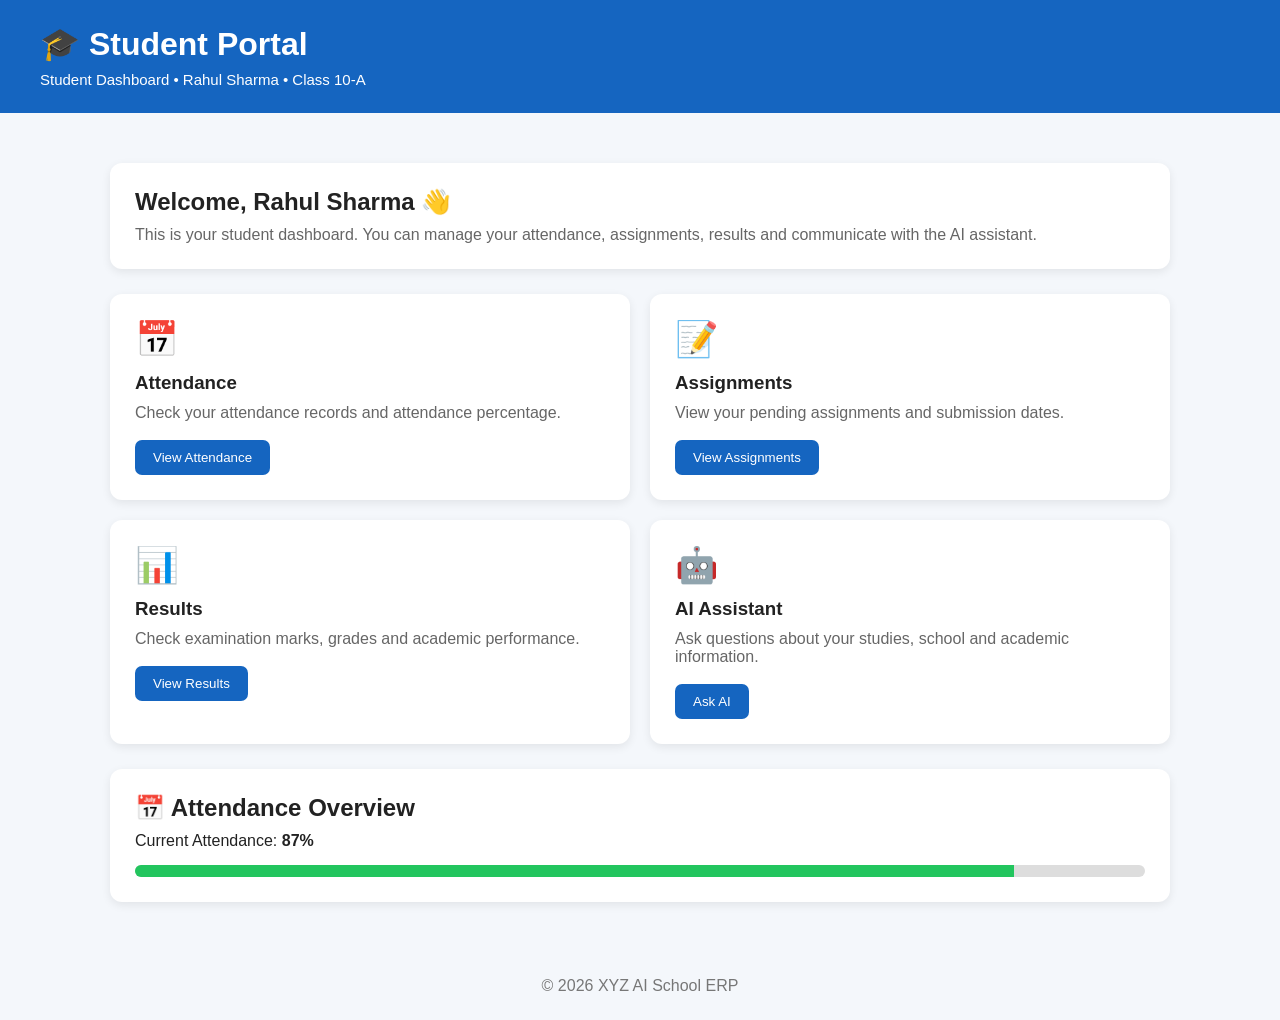
<file: index1.html>
<!DOCTYPE html>
<html lang="en">

<head>
    <meta charset="UTF-8">
    <meta name="viewport" content="width=device-width, initial-scale=1.0">

    <title>Student Portal</title>

    <style>
        * {
            margin: 0;
            padding: 0;
            box-sizing: border-box;
        }

        body {
            font-family: Arial, sans-serif;
            background: #f4f7fb;
            color: #222;
        }

        /* HEADER */

        header {
            background: #1565c0;
            color: white;
            padding: 25px 40px;
        }

        header h1 {
            margin-bottom: 8px;
        }

        header p {
            font-size: 15px;
        }

        /* MAIN */

        .container {
            max-width: 1100px;
            margin: 30px auto;
            padding: 20px;
        }

        /* WELCOME */

        .welcome {
            background: white;
            padding: 25px;
            border-radius: 12px;
            margin-bottom: 25px;
            box-shadow: 0 3px 10px rgba(0, 0, 0, 0.08);
        }

        .welcome h2 {
            margin-bottom: 10px;
        }

        .welcome p {
            color: #666;
        }

        /* CARDS */

        .cards {
            display: grid;
            grid-template-columns: repeat(2, 1fr);
            gap: 20px;
        }

        .card {
            background: white;
            padding: 25px;
            border-radius: 12px;
            box-shadow: 0 3px 10px rgba(0, 0, 0, 0.08);
        }

        .card .icon {
            font-size: 35px;
            margin-bottom: 12px;
        }

        .card h3 {
            margin-bottom: 10px;
        }

        .card p {
            color: #666;
            margin-bottom: 18px;
        }

        .card button {
            background: #1565c0;
            color: white;
            border: none;
            padding: 10px 18px;
            border-radius: 7px;
            cursor: pointer;
        }

        .card button:hover {
            background: #0d47a1;
        }

        /* ATTENDANCE */

        .attendance {
            background: white;
            margin-top: 25px;
            padding: 25px;
            border-radius: 12px;
            box-shadow: 0 3px 10px rgba(0, 0, 0, 0.08);
        }

        .progress {
            margin-top: 15px;
            height: 12px;
            background: #ddd;
            border-radius: 10px;
            overflow: hidden;
        }

        .progress-bar {
            width: 87%;
            height: 100%;
            background: #22c55e;
        }

        /* FOOTER */

        footer {
            text-align: center;
            padding: 25px;
            color: #777;
        }

        /* MOBILE */

        @media (max-width: 700px) {

            .cards {
                grid-template-columns: 1fr;
            }

            header {
                padding: 20px;
            }

            .container {
                padding: 15px;
            }
        }
    </style>

</head>


<body>

    <!-- HEADER -->

    <header>

        <h1>🎓 Student Portal</h1>

        <p>
            Student Dashboard • Rahul Sharma • Class 10-A
        </p>

    </header>


    <!-- MAIN -->

    <div class="container">


        <!-- WELCOME -->

        <div class="welcome">

            <h2>Welcome, Rahul Sharma 👋</h2>

            <p>
                This is your student dashboard.
                You can manage your attendance, assignments,
                results and communicate with the AI assistant.
            </p>

        </div>


        <!-- STUDENT FEATURES -->

        <div class="cards">


            <!-- ATTENDANCE -->

            <div class="card">

                <div class="icon">📅</div>

                <h3>Attendance</h3>

                <p>
                    Check your attendance records
                    and attendance percentage.
                </p>

                <button onclick="attendance()">
                    View Attendance
                </button>

            </div>


            <!-- ASSIGNMENTS -->

            <div class="card">

                <div class="icon">📝</div>

                <h3>Assignments</h3>

                <p>
                    View your pending assignments
                    and submission dates.
                </p>

                <button onclick="assignments()">
                    View Assignments
                </button>

            </div>


            <!-- RESULTS -->

            <div class="card">

                <div class="icon">📊</div>

                <h3>Results</h3>

                <p>
                    Check examination marks,
                    grades and academic performance.
                </p>

                <button onclick="results()">
                    View Results
                </button>

            </div>


            <!-- AI -->

            <div class="card">

                <div class="icon">🤖</div>

                <h3>AI Assistant</h3>

                <p>
                    Ask questions about your studies,
                    school and academic information.
                </p>

                <button onclick="aiAssistant()">
                    Ask AI
                </button>

            </div>

        </div>


        <!-- ATTENDANCE -->

        <div class="attendance">

            <h2>📅 Attendance Overview</h2>

            <p style="margin-top: 10px;">
                Current Attendance: <strong>87%</strong>
            </p>

            <div class="progress">

                <div class="progress-bar"></div>

            </div>

        </div>


    </div>


    <!-- FOOTER -->

    <footer>

        © 2026 XYZ AI School ERP

    </footer>


    <!-- JAVASCRIPT -->

    <script>

        function attendance() {

            alert(
                "Attendance: 87%\n\n" +
                "Present: 87 days\n" +
                "Absent: 13 days"
            );

        }


        function assignments() {

            alert(
                "You have 8 pending assignments."
            );

        }


        function results() {

            alert(
                "Your average marks are 86%."
            );

        }


        function aiAssistant() {

            alert(
                "AI Assistant is ready 🤖"
            );

        }

    </script>

</body>

</html>
</file>
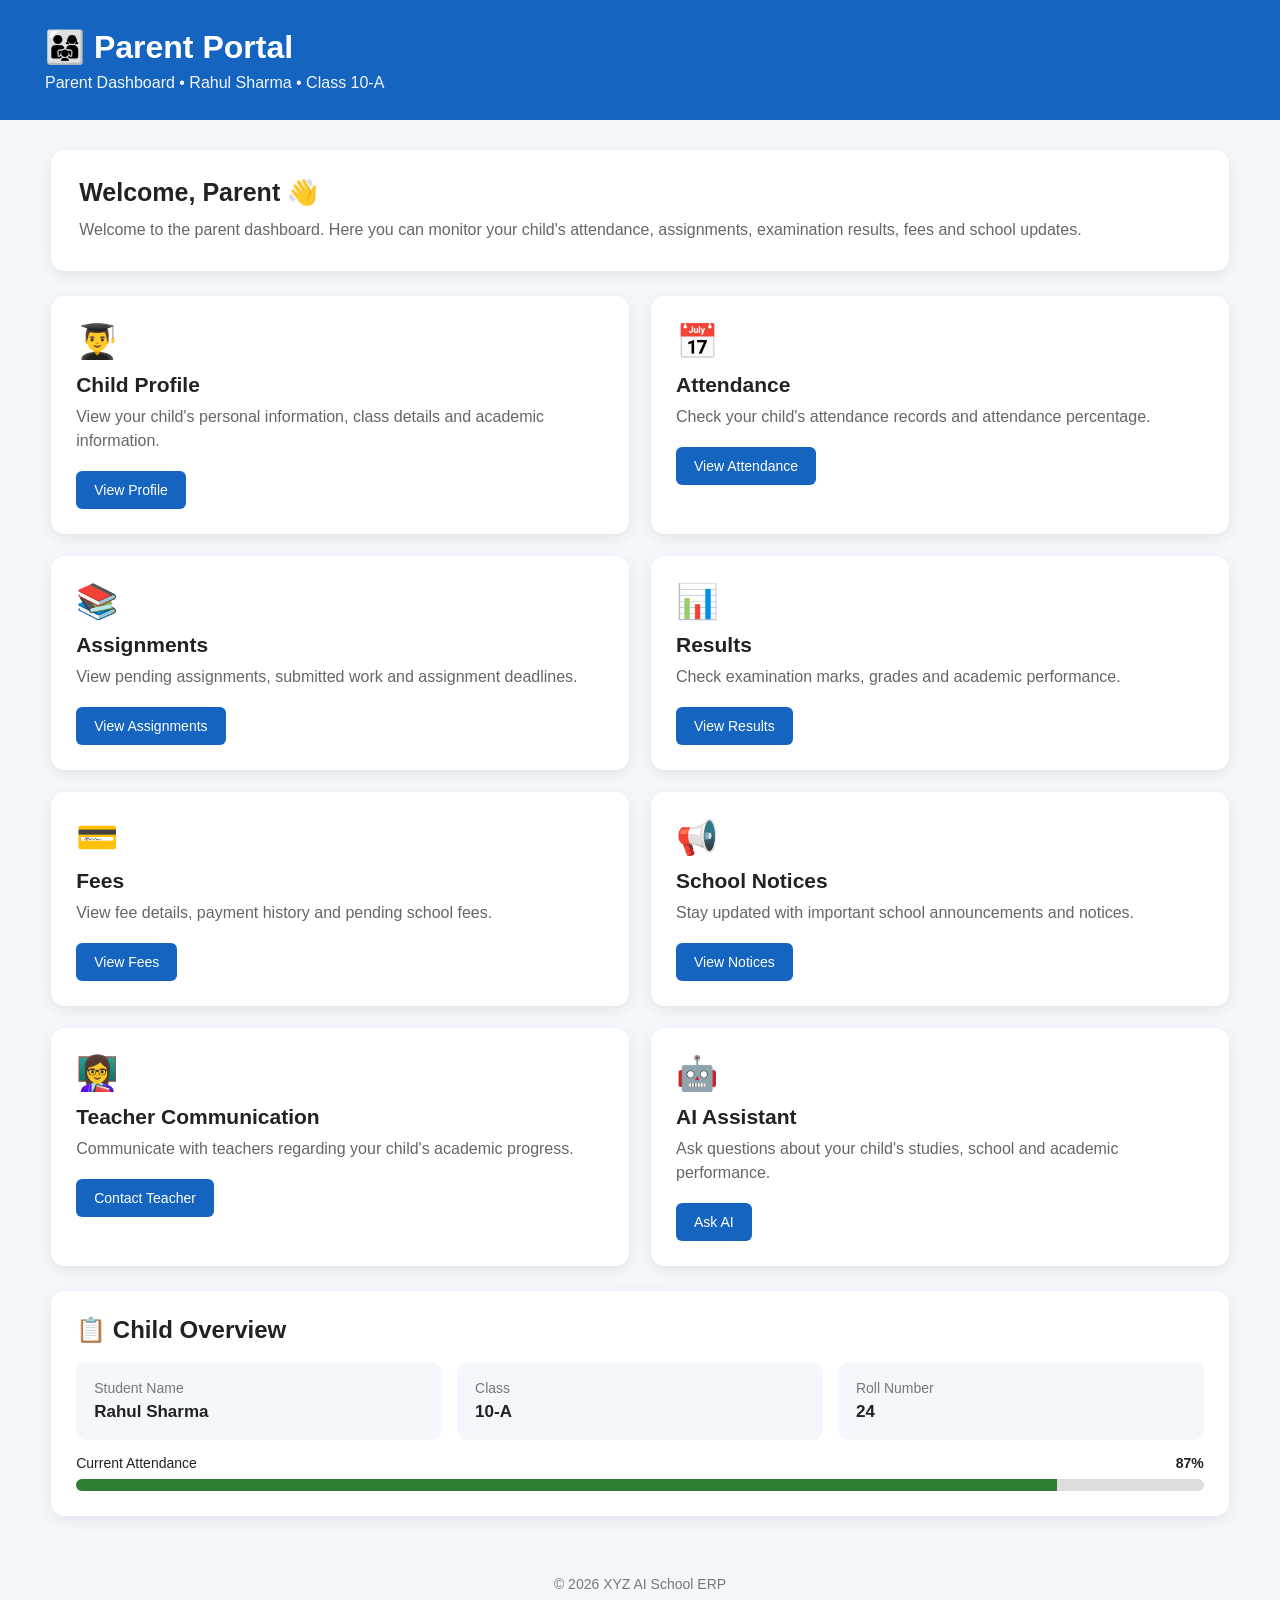
<file: index2.html>
<!DOCTYPE html>
<html lang="en">
<head>
    <meta charset="UTF-8">
    <meta name="viewport" content="width=device-width, initial-scale=1.0">

    <title>Parent Portal</title>

    <style>
        * {
            margin: 0;
            padding: 0;
            box-sizing: border-box;
            font-family: Arial, Helvetica, sans-serif;
        }

        body {
            background: #f4f7fb;
            color: #222;
        }

        /* HEADER */
        header {
            background: #1565c0;
            color: white;
            padding: 28px 45px;
        }

        header h1 {
            font-size: 32px;
            margin-bottom: 8px;
        }

        header p {
            font-size: 16px;
            opacity: 0.95;
        }

        /* MAIN CONTAINER */
        .container {
            width: 92%;
            max-width: 1200px;
            margin: 30px auto;
        }

        /* WELCOME CARD */
        .welcome {
            background: white;
            padding: 28px;
            border-radius: 14px;
            box-shadow: 0 4px 15px rgba(0,0,0,0.08);
            margin-bottom: 25px;
        }

        .welcome h2 {
            font-size: 25px;
            margin-bottom: 10px;
        }

        .welcome p {
            color: #666;
            font-size: 16px;
            line-height: 1.6;
        }

        /* GRID */
        .grid {
            display: grid;
            grid-template-columns: repeat(2, 1fr);
            gap: 22px;
        }

        /* CARDS */
        .card {
            background: white;
            padding: 25px;
            border-radius: 14px;
            box-shadow: 0 4px 15px rgba(0,0,0,0.08);
            transition: 0.2s;
        }

        .card:hover {
            transform: translateY(-3px);
            box-shadow: 0 7px 20px rgba(0,0,0,0.12);
        }

        .icon {
            font-size: 34px;
            margin-bottom: 12px;
        }

        .card h3 {
            font-size: 21px;
            margin-bottom: 8px;
        }

        .card p {
            color: #666;
            line-height: 1.5;
            margin-bottom: 18px;
        }

        /* BUTTON */
        .btn {
            display: inline-block;
            background: #1565c0;
            color: white;
            padding: 11px 18px;
            border-radius: 6px;
            text-decoration: none;
            border: none;
            cursor: pointer;
            font-size: 14px;
        }

        .btn:hover {
            background: #0d47a1;
        }

        /* CHILD SUMMARY */
        .child-summary {
            background: white;
            padding: 25px;
            border-radius: 14px;
            box-shadow: 0 4px 15px rgba(0,0,0,0.08);
            margin-top: 25px;
        }

        .child-summary h2 {
            margin-bottom: 18px;
        }

        .details {
            display: grid;
            grid-template-columns: repeat(3, 1fr);
            gap: 15px;
        }

        .detail-box {
            background: #f4f7fb;
            padding: 18px;
            border-radius: 10px;
        }

        .detail-box span {
            display: block;
            color: #777;
            font-size: 14px;
            margin-bottom: 6px;
        }

        .detail-box strong {
            font-size: 17px;
        }

        /* ATTENDANCE */
        .attendance {
            margin-top: 15px;
        }

        .attendance-text {
            display: flex;
            justify-content: space-between;
            margin-bottom: 8px;
            font-size: 14px;
        }

        .progress {
            width: 100%;
            height: 12px;
            background: #ddd;
            border-radius: 10px;
            overflow: hidden;
        }

        .progress-bar {
            width: 87%;
            height: 100%;
            background: #2e7d32;
        }

        /* FOOTER */
        footer {
            text-align: center;
            color: #777;
            padding: 30px;
            margin-top: 20px;
            font-size: 14px;
        }

        /* MOBILE */
        @media (max-width: 700px) {

            header {
                padding: 23px;
            }

            header h1 {
                font-size: 26px;
            }

            .container {
                width: 94%;
            }

            .grid {
                grid-template-columns: 1fr;
            }

            .details {
                grid-template-columns: 1fr;
            }

            .welcome {
                padding: 22px;
            }

            .card {
                padding: 22px;
            }
        }
    </style>
</head>

<body>

    <!-- HEADER -->
    <header>
        <h1>👨‍👩‍👧 Parent Portal</h1>
        <p>Parent Dashboard • Rahul Sharma • Class 10-A</p>
    </header>


    <!-- MAIN -->
    <div class="container">

        <!-- WELCOME -->
        <section class="welcome">
            <h2>Welcome, Parent 👋</h2>

            <p>
                Welcome to the parent dashboard.
                Here you can monitor your child's attendance,
                assignments, examination results, fees and school updates.
            </p>
        </section>


        <!-- CARDS -->
        <section class="grid">

            <!-- CHILD PROFILE -->
            <div class="card">
                <div class="icon">👨‍🎓</div>

                <h3>Child Profile</h3>

                <p>
                    View your child's personal information,
                    class details and academic information.
                </p>

                <button class="btn" onclick="viewProfile()">
                    View Profile
                </button>
            </div>


            <!-- ATTENDANCE -->
            <div class="card">
                <div class="icon">📅</div>

                <h3>Attendance</h3>

                <p>
                    Check your child's attendance records
                    and attendance percentage.
                </p>

                <button class="btn" onclick="viewAttendance()">
                    View Attendance
                </button>
            </div>


            <!-- ASSIGNMENTS -->
            <div class="card">
                <div class="icon">📚</div>

                <h3>Assignments</h3>

                <p>
                    View pending assignments, submitted work
                    and assignment deadlines.
                </p>

                <button class="btn" onclick="viewAssignments()">
                    View Assignments
                </button>
            </div>


            <!-- RESULTS -->
            <div class="card">
                <div class="icon">📊</div>

                <h3>Results</h3>

                <p>
                    Check examination marks, grades
                    and academic performance.
                </p>

                <button class="btn" onclick="viewResults()">
                    View Results
                </button>
            </div>


            <!-- FEES -->
            <div class="card">
                <div class="icon">💳</div>

                <h3>Fees</h3>

                <p>
                    View fee details, payment history
                    and pending school fees.
                </p>

                <button class="btn" onclick="viewFees()">
                    View Fees
                </button>
            </div>


            <!-- NOTICES -->
            <div class="card">
                <div class="icon">📢</div>

                <h3>School Notices</h3>

                <p>
                    Stay updated with important school
                    announcements and notices.
                </p>

                <button class="btn" onclick="viewNotices()">
                    View Notices
                </button>
            </div>


            <!-- TEACHER COMMUNICATION -->
            <div class="card">
                <div class="icon">👩‍🏫</div>

                <h3>Teacher Communication</h3>

                <p>
                    Communicate with teachers regarding
                    your child's academic progress.
                </p>

                <button class="btn" onclick="contactTeacher()">
                    Contact Teacher
                </button>
            </div>


            <!-- AI ASSISTANT -->
            <div class="card">
                <div class="icon">🤖</div>

                <h3>AI Assistant</h3>

                <p>
                    Ask questions about your child's studies,
                    school and academic performance.
                </p>

                <button class="btn" onclick="askAI()">
                    Ask AI
                </button>
            </div>

        </section>


        <!-- CHILD OVERVIEW -->
        <section class="child-summary">

            <h2>📋 Child Overview</h2>

            <div class="details">

                <div class="detail-box">
                    <span>Student Name</span>
                    <strong>Rahul Sharma</strong>
                </div>

                <div class="detail-box">
                    <span>Class</span>
                    <strong>10-A</strong>
                </div>

                <div class="detail-box">
                    <span>Roll Number</span>
                    <strong>24</strong>
                </div>

            </div>


            <!-- ATTENDANCE -->
            <div class="attendance">

                <div class="attendance-text">
                    <span>Current Attendance</span>
                    <strong>87%</strong>
                </div>

                <div class="progress">
                    <div class="progress-bar"></div>
                </div>

            </div>

        </section>

    </div>


    <!-- FOOTER -->
    <footer>
        © 2026 XYZ AI School ERP
    </footer>


    <!-- JAVASCRIPT -->
    <script>

        function viewProfile() {
            alert("Opening Child Profile...");
        }

        function viewAttendance() {
            alert("Opening Attendance Records...");
        }

        function viewAssignments() {
            alert("Opening Assignments...");
        }

        function viewResults() {
            alert("Opening Examination Results...");
        }

        function viewFees() {
            alert("Opening Fee Details...");
        }

        function viewNotices() {
            alert("Opening School Notices...");
        }

        function contactTeacher() {
            alert("Opening Teacher Communication...");
        }

        function askAI() {
            alert("Opening AI Assistant...");
        }   

        </script>

</body>
</html>
</file>
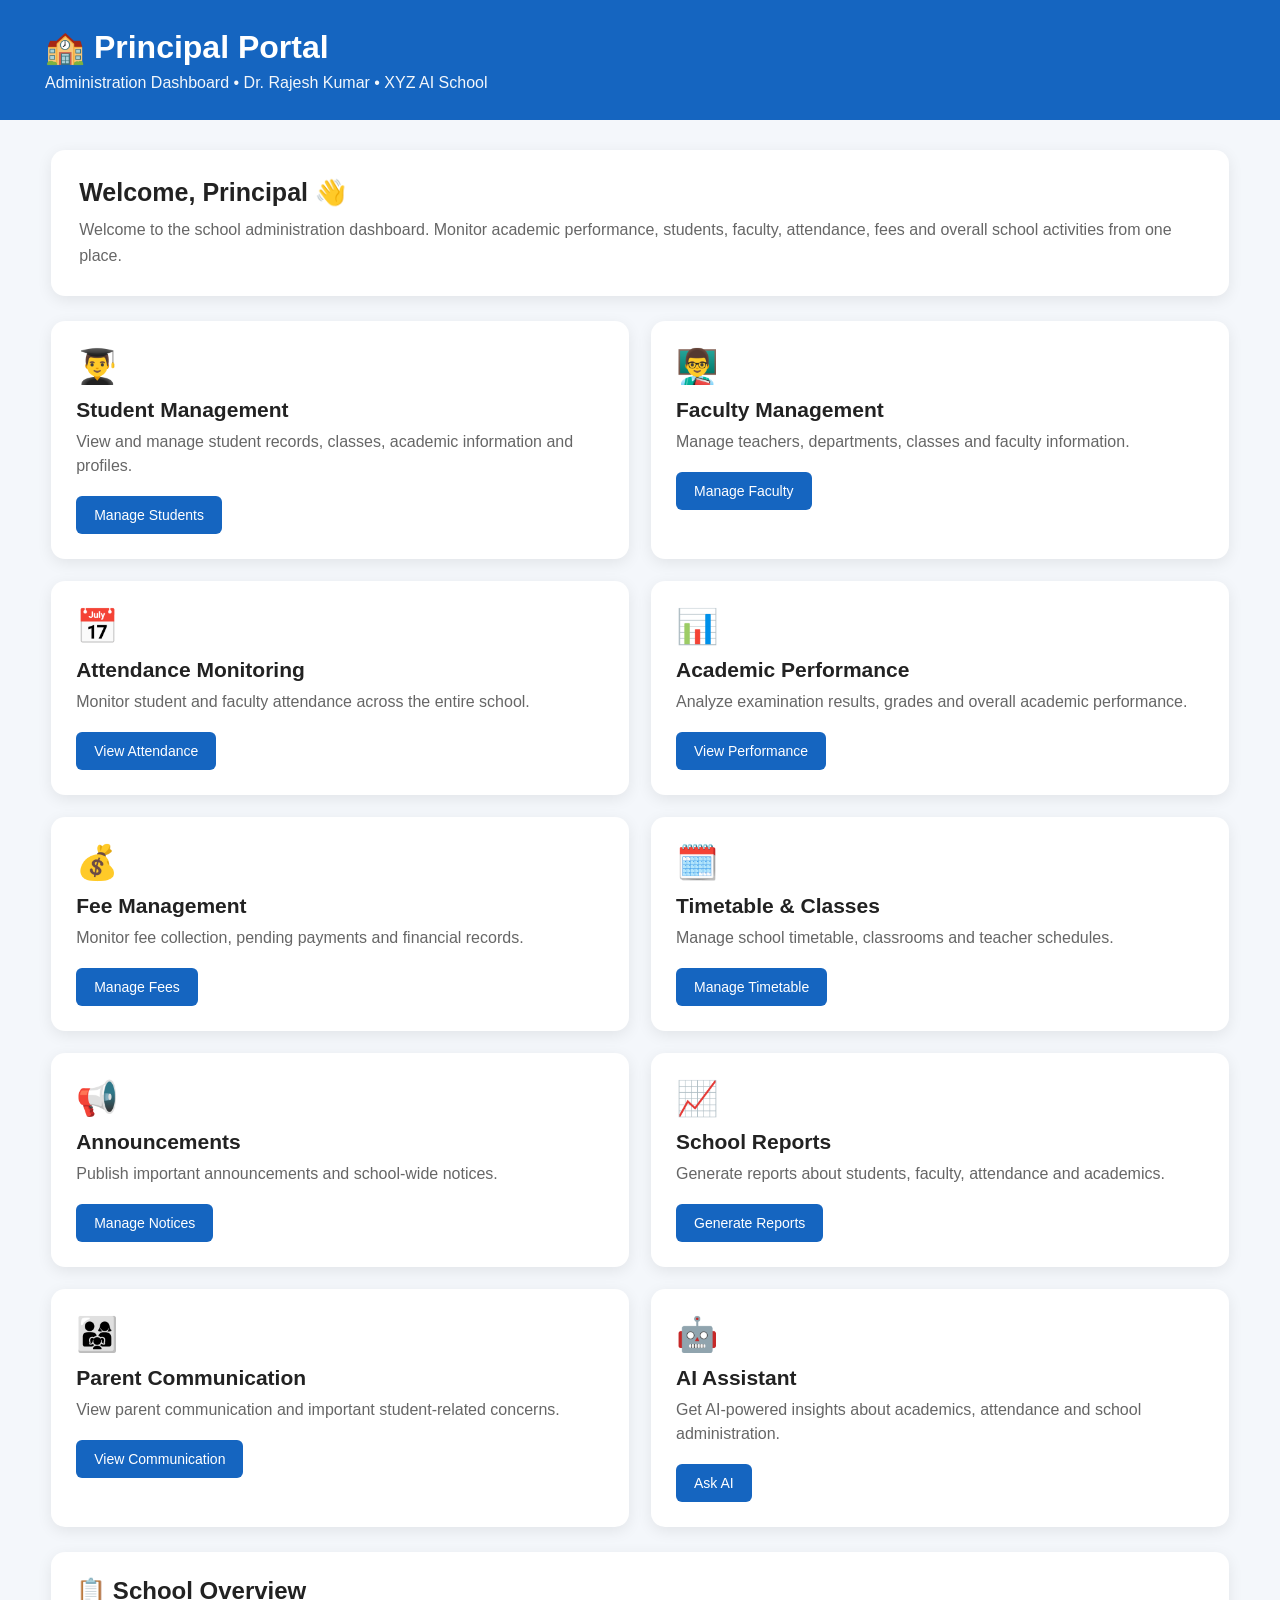
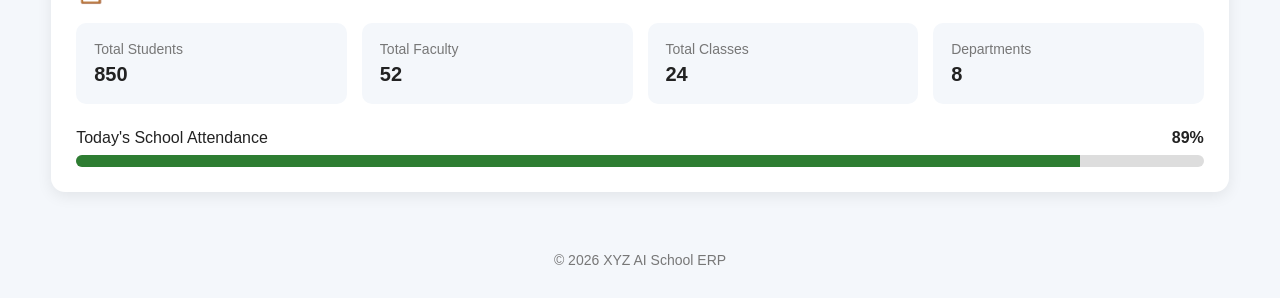
<file: index3.html>
<!DOCTYPE html>
<html lang="en">
<head>
    <meta charset="UTF-8">
    <meta name="viewport" content="width=device-width, initial-scale=1.0">

    <title>Principal Portal</title>

    <style>
        * {
            margin: 0;
            padding: 0;
            box-sizing: border-box;
            font-family: Arial, Helvetica, sans-serif;
        }

        body {
            background: #f4f7fb;
            color: #222;
        }

        /* HEADER */
        header {
            background: #1565c0;
            color: white;
            padding: 28px 45px;
        }

        header h1 {
            font-size: 32px;
            margin-bottom: 8px;
        }

        header p {
            font-size: 16px;
            opacity: 0.95;
        }

        /* MAIN CONTAINER */
        .container {
            width: 92%;
            max-width: 1200px;
            margin: 30px auto;
        }

        /* WELCOME */
        .welcome {
            background: white;
            padding: 28px;
            border-radius: 14px;
            box-shadow: 0 4px 15px rgba(0,0,0,0.08);
            margin-bottom: 25px;
        }

        .welcome h2 {
            font-size: 25px;
            margin-bottom: 10px;
        }

        .welcome p {
            color: #666;
            font-size: 16px;
            line-height: 1.6;
        }

        /* GRID */
        .grid {
            display: grid;
            grid-template-columns: repeat(2, 1fr);
            gap: 22px;
        }

        /* CARDS */
        .card {
            background: white;
            padding: 25px;
            border-radius: 14px;
            box-shadow: 0 4px 15px rgba(0,0,0,0.08);
            transition: 0.2s;
        }

        .card:hover {
            transform: translateY(-3px);
            box-shadow: 0 7px 20px rgba(0,0,0,0.12);
        }

        .icon {
            font-size: 34px;
            margin-bottom: 12px;
        }

        .card h3 {
            font-size: 21px;
            margin-bottom: 8px;
        }

        .card p {
            color: #666;
            line-height: 1.5;
            margin-bottom: 18px;
        }

        /* BUTTON */
        .btn {
            display: inline-block;
            background: #1565c0;
            color: white;
            padding: 11px 18px;
            border-radius: 6px;
            text-decoration: none;
            border: none;
            cursor: pointer;
            font-size: 14px;
        }

        .btn:hover {
            background: #0d47a1;
        }

        /* SCHOOL OVERVIEW */
        .school-summary {
            background: white;
            padding: 25px;
            border-radius: 14px;
            box-shadow: 0 4px 15px rgba(0,0,0,0.08);
            margin-top: 25px;
        }

        .school-summary h2 {
            margin-bottom: 18px;
        }

        .details {
            display: grid;
            grid-template-columns: repeat(4, 1fr);
            gap: 15px;
        }

        .detail-box {
            background: #f4f7fb;
            padding: 18px;
            border-radius: 10px;
        }

        .detail-box span {
            display: block;
            color: #777;
            font-size: 14px;
            margin-bottom: 6px;
        }

        .detail-box strong {
            font-size: 20px;
        }

        /* ATTENDANCE */
        .attendance {
            margin-top: 25px;
        }

        .attendance-text {
            display: flex;
            justify-content: space-between;
            margin-bottom: 8px;
        }

        .progress {
            width: 100%;
            height: 12px;
            background: #ddd;
            border-radius: 10px;
            overflow: hidden;
        }

        .progress-bar {
            width: 89%;
            height: 100%;
            background: #2e7d32;
        }

        /* FOOTER */
        footer {
            text-align: center;
            color: #777;
            padding: 30px;
            margin-top: 20px;
            font-size: 14px;
        }

        /* MOBILE */
        @media (max-width: 800px) {

            header {
                padding: 23px;
            }

            header h1 {
                font-size: 26px;
            }

            .container {
                width: 94%;
            }

            .grid {
                grid-template-columns: 1fr;
            }

            .details {
                grid-template-columns: repeat(2, 1fr);
            }
        }

        @media (max-width: 500px) {

            .details {
                grid-template-columns: 1fr;
            }

            .welcome {
                padding: 22px;
            }

            .card {
                padding: 22px;
            }
        }
    </style>
</head>

<body>

    <!-- HEADER -->
    <header>
        <h1>🏫 Principal Portal</h1>
        <p>Administration Dashboard • Dr. Rajesh Kumar • XYZ AI School</p>
    </header>


    <!-- MAIN -->
    <div class="container">

        <!-- WELCOME -->
        <section class="welcome">

            <h2>Welcome, Principal 👋</h2>

            <p>
                Welcome to the school administration dashboard.
                Monitor academic performance, students, faculty,
                attendance, fees and overall school activities
                from one place.
            </p>

        </section>


        <!-- MANAGEMENT CARDS -->
        <section class="grid">

            <!-- STUDENTS -->
            <div class="card">

                <div class="icon">👨‍🎓</div>

                <h3>Student Management</h3>

                <p>
                    View and manage student records,
                    classes, academic information and profiles.
                </p>

                <button class="btn" onclick="studentManagement()">
                    Manage Students
                </button>

            </div>


            <!-- FACULTY -->
            <div class="card">

                <div class="icon">👨‍🏫</div>

                <h3>Faculty Management</h3>

                <p>
                    Manage teachers, departments, classes
                    and faculty information.
                </p>

                <button class="btn" onclick="facultyManagement()">
                    Manage Faculty
                </button>

            </div>


            <!-- ATTENDANCE -->
            <div class="card">

                <div class="icon">📅</div>

                <h3>Attendance Monitoring</h3>

                <p>
                    Monitor student and faculty attendance
                    across the entire school.
                </p>

                <button class="btn" onclick="attendanceMonitoring()">
                    View Attendance
                </button>

            </div>


            <!-- RESULTS -->
            <div class="card">

                <div class="icon">📊</div>

                <h3>Academic Performance</h3>

                <p>
                    Analyze examination results, grades
                    and overall academic performance.
                </p>

                <button class="btn" onclick="academicPerformance()">
                    View Performance
                </button>

            </div>


            <!-- FEES -->
            <div class="card">

                <div class="icon">💰</div>

                <h3>Fee Management</h3>

                <p>
                    Monitor fee collection, pending payments
                    and financial records.
                </p>

                <button class="btn" onclick="feeManagement()">
                    Manage Fees
                </button>

            </div>


            <!-- TIMETABLE -->
            <div class="card">

                <div class="icon">🗓️</div>

                <h3>Timetable & Classes</h3>

                <p>
                    Manage school timetable, classrooms
                    and teacher schedules.
                </p>

                <button class="btn" onclick="timetable()">
                    Manage Timetable
                </button>

            </div>


            <!-- NOTICES -->
            <div class="card">

                <div class="icon">📢</div>

                <h3>Announcements</h3>

                <p>
                    Publish important announcements
                    and school-wide notices.
                </p>

                <button class="btn" onclick="announcements()">
                    Manage Notices
                </button>

            </div>


            <!-- REPORTS -->
            <div class="card">

                <div class="icon">📈</div>

                <h3>School Reports</h3>

                <p>
                    Generate reports about students,
                    faculty, attendance and academics.
                </p>

                <button class="btn" onclick="schoolReports()">
                    Generate Reports
                </button>

            </div>


            <!-- PARENT COMMUNICATION -->
            <div class="card">

                <div class="icon">👨‍👩‍👧</div>

                <h3>Parent Communication</h3>

                <p>
                    View parent communication and
                    important student-related concerns.
                </p>

                <button class="btn" onclick="parentCommunication()">
                    View Communication
                </button>

            </div>


            <!-- AI ASSISTANT -->
            <div class="card">

                <div class="icon">🤖</div>

                <h3>AI Assistant</h3>

                <p>
                    Get AI-powered insights about academics,
                    attendance and school administration.
                </p>

                <button class="btn" onclick="askAI()">
                    Ask AI
                </button>

            </div>

        </section>


        <!-- SCHOOL OVERVIEW -->
        <section class="school-summary">

            <h2>📋 School Overview</h2>

            <div class="details">

                <div class="detail-box">
                    <span>Total Students</span>
                    <strong>850</strong>
                </div>

                <div class="detail-box">
                    <span>Total Faculty</span>
                    <strong>52</strong>
                </div>

                <div class="detail-box">
                    <span>Total Classes</span>
                    <strong>24</strong>
                </div>

                <div class="detail-box">
                    <span>Departments</span>
                    <strong>8</strong>
                </div>

            </div>


            <!-- ATTENDANCE -->
            <div class="attendance">

                <div class="attendance-text">
                    <span>Today's School Attendance</span>
                    <strong>89%</strong>
                </div>

                <div class="progress">
                    <div class="progress-bar"></div>
                </div>

            </div>

        </section>

    </div>


    <!-- FOOTER -->
    <footer>
        © 2026 XYZ AI School ERP
    </footer>


    <!-- JAVASCRIPT -->
    <script>

        function studentManagement() {
            alert("Opening Student Management...");
        }

        function facultyManagement() {
            alert("Opening Faculty Management...");
        }

        function attendanceMonitoring() {
            alert("Opening Attendance Monitoring...");
        }

        function academicPerformance() {
            alert("Opening Academic Performance...");
        }

        function feeManagement() {
            alert("Opening Fee Management...");
        }

        function timetable() {
            alert("Opening Timetable Management...");
        }

        function announcements() {
            alert("Opening School Announcements...");
        }

        function schoolReports() {
            alert("Opening School Reports...");
        }

        function parentCommunication() {
            alert("Opening Parent Communication...");
        }

        function askAI() {
            alert("Opening AI Assistant...");
        }

    </script>

</body>
</html>
</file>
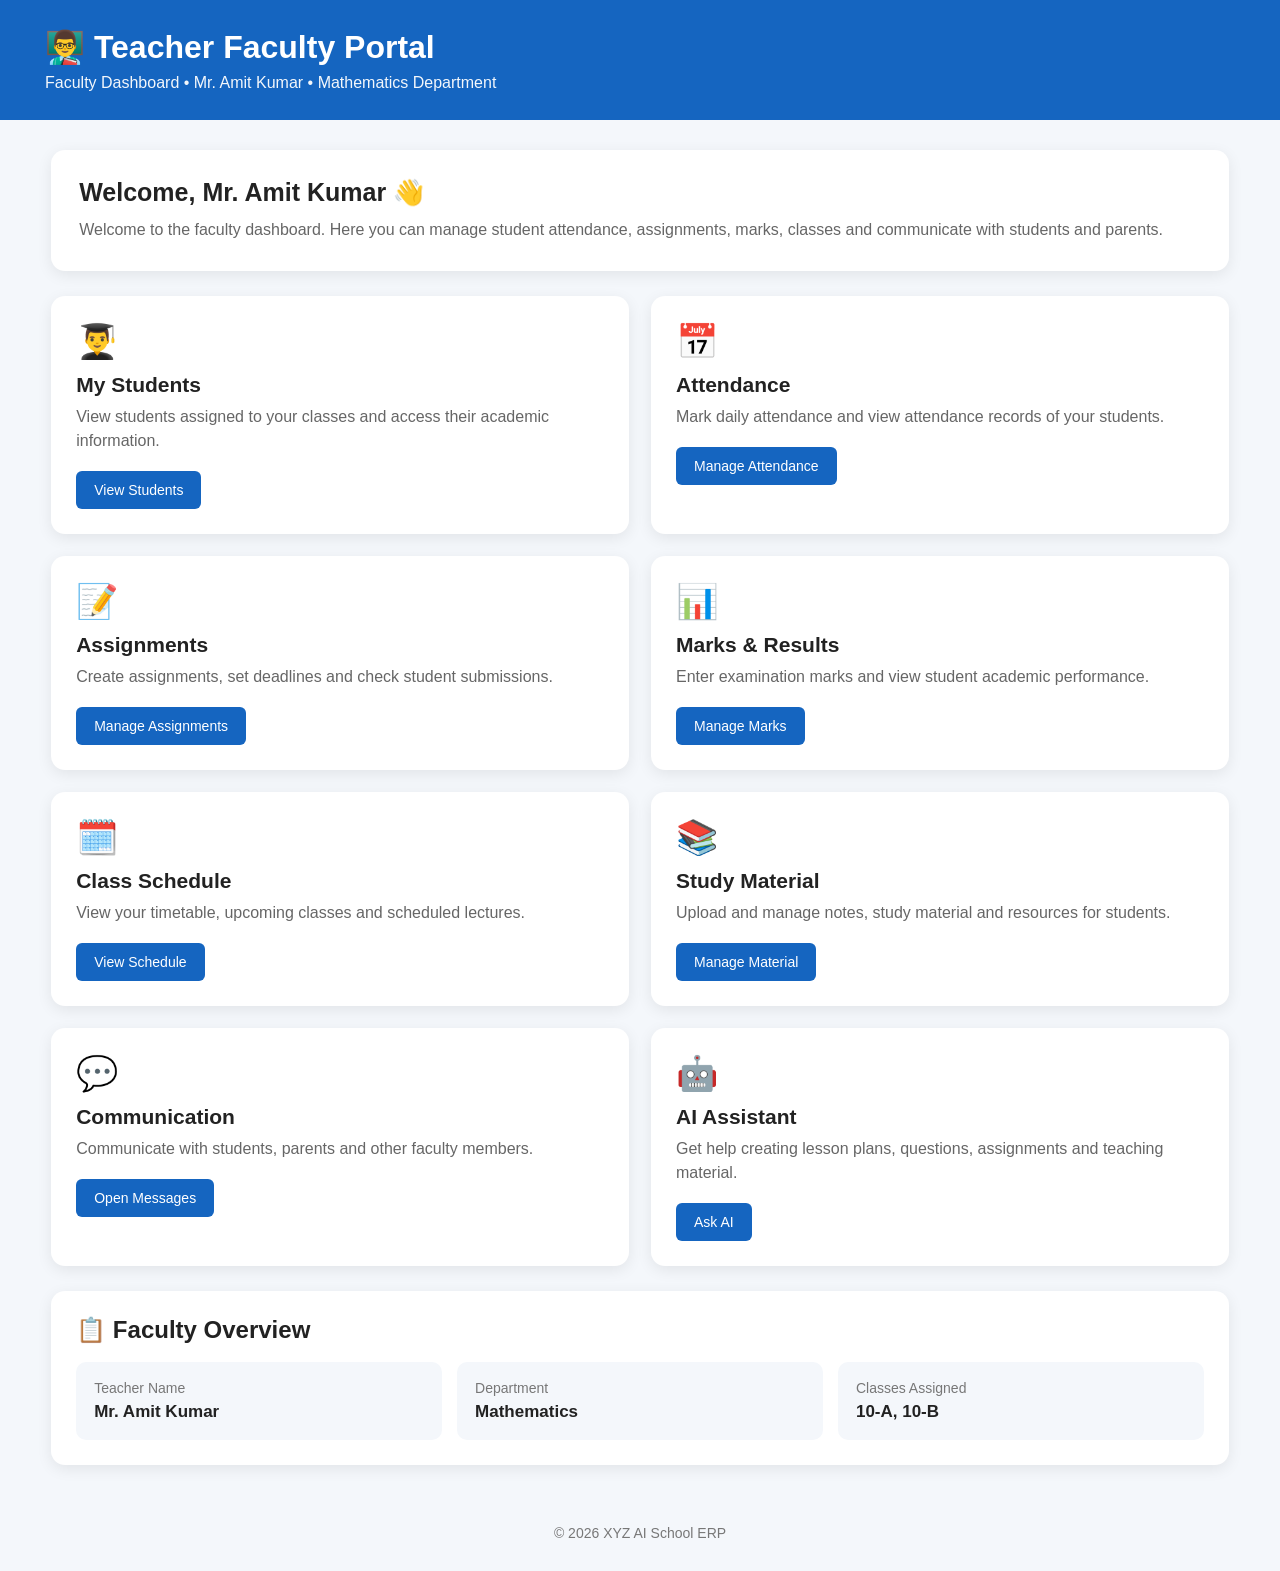
<file: index4.html>
<!DOCTYPE html>
<html lang="en">
<head>
    <meta charset="UTF-8">
    <meta name="viewport" content="width=device-width, initial-scale=1.0">

    <title>Teacher Faculty Portal</title>

    <style>
        * {
            margin: 0;
            padding: 0;
            box-sizing: border-box;
            font-family: Arial, Helvetica, sans-serif;
        }

        body {
            background: #f4f7fb;
            color: #222;
        }

        /* HEADER */
        header {
            background: #1565c0;
            color: white;
            padding: 28px 45px;
        }

        header h1 {
            font-size: 32px;
            margin-bottom: 8px;
        }

        header p {
            font-size: 16px;
            opacity: 0.95;
        }

        /* MAIN CONTAINER */
        .container {
            width: 92%;
            max-width: 1200px;
            margin: 30px auto;
        }

        /* WELCOME CARD */
        .welcome {
            background: white;
            padding: 28px;
            border-radius: 14px;
            box-shadow: 0 4px 15px rgba(0,0,0,0.08);
            margin-bottom: 25px;
        }

        .welcome h2 {
            font-size: 25px;
            margin-bottom: 10px;
        }

        .welcome p {
            color: #666;
            font-size: 16px;
            line-height: 1.6;
        }

        /* GRID */
        .grid {
            display: grid;
            grid-template-columns: repeat(2, 1fr);
            gap: 22px;
        }

        /* CARDS */
        .card {
            background: white;
            padding: 25px;
            border-radius: 14px;
            box-shadow: 0 4px 15px rgba(0,0,0,0.08);
            transition: 0.2s;
        }

        .card:hover {
            transform: translateY(-3px);
            box-shadow: 0 7px 20px rgba(0,0,0,0.12);
        }

        .icon {
            font-size: 34px;
            margin-bottom: 12px;
        }

        .card h3 {
            font-size: 21px;
            margin-bottom: 8px;
        }

        .card p {
            color: #666;
            line-height: 1.5;
            margin-bottom: 18px;
        }

        /* BUTTON */
        .btn {
            display: inline-block;
            background: #1565c0;
            color: white;
            padding: 11px 18px;
            border-radius: 6px;
            text-decoration: none;
            border: none;
            cursor: pointer;
            font-size: 14px;
        }

        .btn:hover {
            background: #0d47a1;
        }

        /* FACULTY SUMMARY */
        .faculty-summary {
            background: white;
            padding: 25px;
            border-radius: 14px;
            box-shadow: 0 4px 15px rgba(0,0,0,0.08);
            margin-top: 25px;
        }

        .faculty-summary h2 {
            margin-bottom: 18px;
        }

        .details {
            display: grid;
            grid-template-columns: repeat(3, 1fr);
            gap: 15px;
        }

        .detail-box {
            background: #f4f7fb;
            padding: 18px;
            border-radius: 10px;
        }

        .detail-box span {
            display: block;
            color: #777;
            font-size: 14px;
            margin-bottom: 6px;
        }

        .detail-box strong {
            font-size: 17px;
        }

        /* FOOTER */
        footer {
            text-align: center;
            color: #777;
            padding: 30px;
            margin-top: 20px;
            font-size: 14px;
        }

        /* MOBILE */
        @media (max-width: 700px) {

            header {
                padding: 23px;
            }

            header h1 {
                font-size: 26px;
            }

            .container {
                width: 94%;
            }

            .grid {
                grid-template-columns: 1fr;
            }

            .details {
                grid-template-columns: 1fr;
            }

            .welcome {
                padding: 22px;
            }

            .card {
                padding: 22px;
            }
        }
    </style>
</head>

<body>

    <!-- HEADER -->
    <header>
        <h1>👨‍🏫 Teacher Faculty Portal</h1>
        <p>Faculty Dashboard • Mr. Amit Kumar • Mathematics Department</p>
    </header>


    <!-- MAIN -->
    <div class="container">

        <!-- WELCOME -->
        <section class="welcome">

            <h2>Welcome, Mr. Amit Kumar 👋</h2>

            <p>
                Welcome to the faculty dashboard.
                Here you can manage student attendance,
                assignments, marks, classes and communicate
                with students and parents.
            </p>

        </section>


        <!-- CARDS -->
        <section class="grid">

            <!-- STUDENTS -->
            <div class="card">

                <div class="icon">👨‍🎓</div>

                <h3>My Students</h3>

                <p>
                    View students assigned to your classes
                    and access their academic information.
                </p>

                <button class="btn" onclick="viewStudents()">
                    View Students
                </button>

            </div>


            <!-- ATTENDANCE -->
            <div class="card">

                <div class="icon">📅</div>

                <h3>Attendance</h3>

                <p>
                    Mark daily attendance and view
                    attendance records of your students.
                </p>

                <button class="btn" onclick="manageAttendance()">
                    Manage Attendance
                </button>

            </div>


            <!-- ASSIGNMENTS -->
            <div class="card">

                <div class="icon">📝</div>

                <h3>Assignments</h3>

                <p>
                    Create assignments, set deadlines
                    and check student submissions.
                </p>

                <button class="btn" onclick="manageAssignments()">
                    Manage Assignments
                </button>

            </div>


            <!-- MARKS -->
            <div class="card">

                <div class="icon">📊</div>

                <h3>Marks & Results</h3>

                <p>
                    Enter examination marks and view
                    student academic performance.
                </p>

                <button class="btn" onclick="manageMarks()">
                    Manage Marks
                </button>

            </div>


            <!-- CLASS SCHEDULE -->
            <div class="card">

                <div class="icon">🗓️</div>

                <h3>Class Schedule</h3>

                <p>
                    View your timetable, upcoming classes
                    and scheduled lectures.
                </p>

                <button class="btn" onclick="viewSchedule()">
                    View Schedule
                </button>

            </div>


            <!-- STUDY MATERIAL -->
            <div class="card">

                <div class="icon">📚</div>

                <h3>Study Material</h3>

                <p>
                    Upload and manage notes, study material
                    and resources for students.
                </p>

                <button class="btn" onclick="manageMaterial()">
                    Manage Material
                </button>

            </div>


            <!-- COMMUNICATION -->
            <div class="card">

                <div class="icon">💬</div>

                <h3>Communication</h3>

                <p>
                    Communicate with students, parents
                    and other faculty members.
                </p>

                <button class="btn" onclick="communication()">
                    Open Messages
                </button>

            </div>


            <!-- AI ASSISTANT -->
            <div class="card">

                <div class="icon">🤖</div>

                <h3>AI Assistant</h3>

                <p>
                    Get help creating lesson plans,
                    questions, assignments and teaching material.
                </p>

                <button class="btn" onclick="askAI()">
                    Ask AI
                </button>

            </div>

        </section>


        <!-- FACULTY OVERVIEW -->
        <section class="faculty-summary">

            <h2>📋 Faculty Overview</h2>

            <div class="details">

                <div class="detail-box">
                    <span>Teacher Name</span>
                    <strong>Mr. Amit Kumar</strong>
                </div>

                <div class="detail-box">
                    <span>Department</span>
                    <strong>Mathematics</strong>
                </div>

                <div class="detail-box">
                    <span>Classes Assigned</span>
                    <strong>10-A, 10-B</strong>
                </div>

            </div>

        </section>

    </div>


    <!-- FOOTER -->
    <footer>
        © 2026 XYZ AI School ERP
    </footer>


    <!-- JAVASCRIPT -->
    <script>

        function viewStudents() {
            alert("Opening Student List...");
        }

        function manageAttendance() {
            alert("Opening Attendance Management...");
        }

        function manageAssignments() {
            alert("Opening Assignment Management...");
        }

        function manageMarks() {
            alert("Opening Marks & Results...");
        }

        function viewSchedule() {
            alert("Opening Class Schedule...");
        }

        function manageMaterial() {
            alert("Opening Study Material...");
        }

        function communication() {
            alert("Opening Messages...");
        }

        function askAI() {
            alert("Opening AI Assistant...");
        }

    </script>

</body>
</html>
</file>
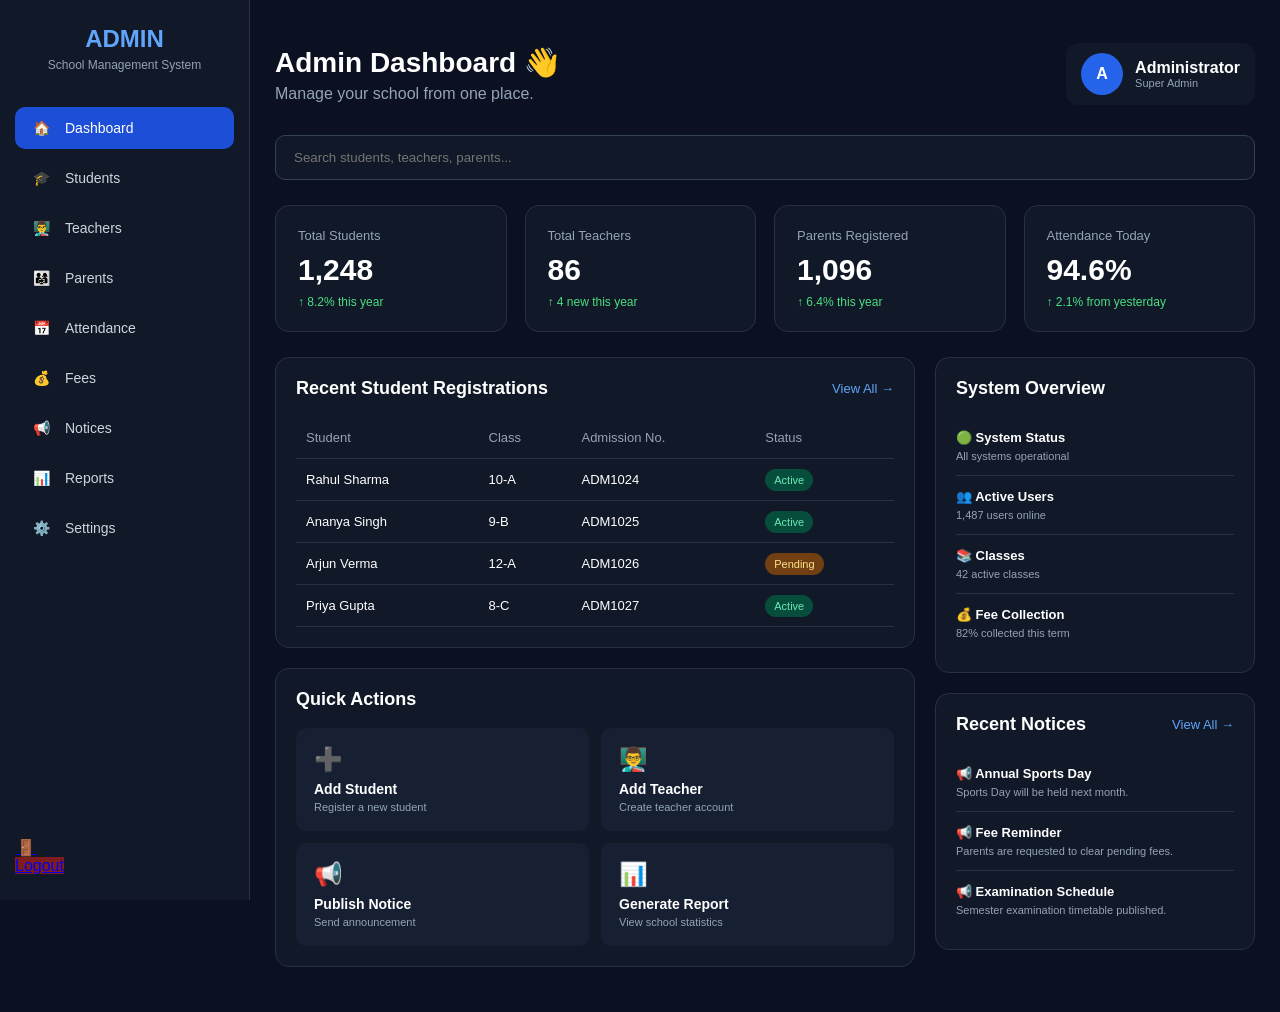
<file: index5.html>
!DOCTYPE html>
<html lang="en">
<head>
<meta charset="UTF-8">
<meta name="viewport" content="width=device-width, initial-scale=1.0">
<title>Admin Portal</title>

<style>
* {
    margin: 0;
    padding: 0;
    box-sizing: border-box;
    font-family: Arial, Helvetica, sans-serif;
}

body {
    background: #0b1120;
    color: #fff;
    min-height: 100vh;
}

/* SIDEBAR */
.sidebar {
    position: fixed;
    left: 0;
    top: 0;
    width: 250px;
    height: 100vh;
    background: #111827;
    border-right: 1px solid #263244;
    padding: 25px 15px;
    z-index: 10;
}

.logo {
    text-align: center;
    margin-bottom: 35px;
}

.logo h2 {
    color: #60a5fa;
    font-size: 24px;
}

.logo p {
    color: #94a3b8;
    font-size: 12px;
    margin-top: 5px;
}

.menu {
    list-style: none;
}

.menu li {
    margin: 8px 0;
}

.menu a {
    display: flex;
    align-items: center;
    gap: 13px;
    text-decoration: none;
    color: #cbd5e1;
    padding: 13px 15px;
    border-radius: 10px;
    transition: 0.3s;
    font-size: 14px;
}

.menu a:hover,
.menu a.active {
    background: #1d4ed8;
    color: white;
}

.icon {
    width: 22px;
    text-align: center;
}

.logout {
    position: absolute;
    bottom: 25px;
    left: 15px;
    right: 15px;
}

.logout a {
    background: #7f1d1d !important;
}

/* MAIN */
.main {
    margin-left: 250px;
    padding: 25px;
}

/* TOPBAR */
.topbar {
    display: flex;
    justify-content: space-between;
    align-items: center;
    margin-bottom: 30px;
}

.welcome h1 {
    font-size: 28px;
}

.welcome p {
    color: #94a3b8;
    margin-top: 6px;
}

.profile {
    display: flex;
    align-items: center;
    gap: 12px;
    background: #111827;
    padding: 10px 15px;
    border-radius: 12px;
}

.avatar {
    width: 42px;
    height: 42px;
    border-radius: 50%;
    background: #2563eb;
    display: flex;
    align-items: center;
    justify-content: center;
    font-weight: bold;
}

/* SEARCH */
.search-box {
    margin-bottom: 25px;
}

.search-box input {
    width: 100%;
    padding: 14px 18px;
    border-radius: 10px;
    border: 1px solid #334155;
    background: #111827;
    color: white;
    outline: none;
}

.search-box input:focus {
    border-color: #3b82f6;
}

/* STAT CARDS */
.stats {
    display: grid;
    grid-template-columns: repeat(4, 1fr);
    gap: 18px;
    margin-bottom: 25px;
}

.card {
    background: #111827;
    border: 1px solid #263244;
    border-radius: 14px;
    padding: 22px;
}

.card .title {
    color: #94a3b8;
    font-size: 13px;
}

.card h2 {
    margin-top: 10px;
    font-size: 30px;
}

.card .change {
    margin-top: 8px;
    font-size: 12px;
    color: #4ade80;
}

/* CONTENT GRID */
.content-grid {
    display: grid;
    grid-template-columns: 2fr 1fr;
    gap: 20px;
}

.section {
    background: #111827;
    border: 1px solid #263244;
    border-radius: 14px;
    padding: 20px;
    margin-bottom: 20px;
}

.section-header {
    display: flex;
    justify-content: space-between;
    align-items: center;
    margin-bottom: 18px;
}

.section-header h3 {
    font-size: 18px;
}

.view {
    color: #60a5fa;
    font-size: 13px;
    cursor: pointer;
}

/* TABLE */
table {
    width: 100%;
    border-collapse: collapse;
}

th,
td {
    padding: 13px 10px;
    text-align: left;
    border-bottom: 1px solid #263244;
    font-size: 13px;
}

th {
    color: #94a3b8;
    font-weight: normal;
}

.status {
    padding: 5px 9px;
    border-radius: 20px;
    font-size: 11px;
}

.active-status {
    background: #064e3b;
    color: #6ee7b7;
}

.pending-status {
    background: #713f12;
    color: #fde68a;
}

/* QUICK ACTIONS */
.actions {
    display: grid;
    grid-template-columns: 1fr 1fr;
    gap: 12px;
}

.action {
    background: #172033;
    padding: 18px;
    border-radius: 10px;
    cursor: pointer;
    transition: 0.3s;
}

.action:hover {
    background: #1e3a8a;
}

.action-icon {
    font-size: 23px;
    margin-bottom: 8px;
}

.action h4 {
    font-size: 14px;
}

.action p {
    color: #94a3b8;
    font-size: 11px;
    margin-top: 4px;
}

/* NOTICE */
.notice {
    padding: 13px 0;
    border-bottom: 1px solid #263244;
}

.notice:last-child {
    border-bottom: none;
}

.notice h4 {
    font-size: 13px;
}

.notice p {
    color: #94a3b8;
    font-size: 11px;
    margin-top: 5px;
}

/* RESPONSIVE */
@media (max-width: 1000px) {
    .stats {
        grid-template-columns: repeat(2, 1fr);
    }

    .content-grid {
        grid-template-columns: 1fr;
    }
}

@media (max-width: 700px) {
    .sidebar {
        width: 70px;
        padding: 15px 8px;
    }

    .logo h2 {
        font-size: 16px;
    }

    .logo p,
    .menu span {
        display: none;
    }

    .menu a {
        justify-content: center;
        padding: 13px 5px;
    }

    .logout {
        left: 8px;
        right: 8px;
    }

    .main {
        margin-left: 70px;
        padding: 15px;
    }

    .stats {
        grid-template-columns: 1fr;
    }

    .topbar {
        align-items: flex-start;
    }

    .profile {
        padding: 7px;
    }

    .profile div:not(.avatar) {
        display: none;
    }

    table {
        min-width: 600px;
    }

    .section {
        overflow-x: auto;
    }
}
</style>
</head>

<body>

<!-- SIDEBAR -->
<div class="sidebar">

    <div class="logo">
        <h2>ADMIN</h2>
        <p>School Management System</p>
    </div>

    <ul class="menu">

        <li>
            <a href="#" class="active">
                <div class="icon">🏠</div>
                <span>Dashboard</span>
            </a>
        </li>

        <li>
            <a href="#">
                <div class="icon">🎓</div>
                <span>Students</span>
            </a>
        </li>

        <li>
            <a href="#">
                <div class="icon">👨‍🏫</div>
                <span>Teachers</span>
            </a>
        </li>

        <li>
            <a href="#">
                <div class="icon">👨‍👩‍👧</div>
                <span>Parents</span>
            </a>
        </li>

        <li>
            <a href="#">
                <div class="icon">📅</div>
                <span>Attendance</span>
            </a>
        </li>

        <li>
            <a href="#">
                <div class="icon">💰</div>
                <span>Fees</span>
            </a>
        </li>

        <li>
            <a href="#">
                <div class="icon">📢</div>
                <span>Notices</span>
            </a>
        </li>

        <li>
            <a href="#">
                <div class="icon">📊</div>
                <span>Reports</span>
            </a>
        </li>

        <li>
            <a href="#">
                <div class="icon">⚙️</div>
                <span>Settings</span>
            </a>
        </li>

    </ul>

    <div class="logout">
        <a href="#" class="menu a">
            <div class="icon">🚪</div>
            <span>Logout</span>
        </a>
    </div>

</div>


<!-- MAIN -->
<div class="main">

    <!-- TOP BAR -->
    <div class="topbar">

        <div class="welcome">
            <h1>Admin Dashboard 👋</h1>
            <p>Manage your school from one place.</p>
        </div>

        <div class="profile">
            <div class="avatar">A</div>
            <div>
                <strong>Administrator</strong>
                <p style="color:#94a3b8;font-size:11px;">
                    Super Admin
                </p>
            </div>
        </div>

    </div>


    <!-- SEARCH -->
    <div class="search-box">
        <input
            type="text"
            placeholder="Search students, teachers, parents..."
            id="searchInput"
            onkeyup="searchTable()"
        >
    </div>


    <!-- STATISTICS -->
    <div class="stats">

        <div class="card">
            <div class="title">Total Students</div>
            <h2>1,248</h2>
            <div class="change">↑ 8.2% this year</div>
        </div>

        <div class="card">
            <div class="title">Total Teachers</div>
            <h2>86</h2>
            <div class="change">↑ 4 new this year</div>
        </div>

        <div class="card">
            <div class="title">Parents Registered</div>
            <h2>1,096</h2>
            <div class="change">↑ 6.4% this year</div>
        </div>

        <div class="card">
            <div class="title">Attendance Today</div>
            <h2>94.6%</h2>
            <div class="change">↑ 2.1% from yesterday</div>
        </div>

    </div>


    <!-- CONTENT -->
    <div class="content-grid">

        <div>

            <!-- RECENT STUDENTS -->
            <div class="section">

                <div class="section-header">
                    <h3>Recent Student Registrations</h3>
                    <span class="view">View All →</span>
                </div>

                <table id="studentTable">

                    <thead>
                        <tr>
                            <th>Student</th>
                            <th>Class</th>
                            <th>Admission No.</th>
                            <th>Status</th>
                        </tr>
                    </thead>

                    <tbody>

                        <tr>
                            <td>Rahul Sharma</td>
                            <td>10-A</td>
                            <td>ADM1024</td>
                            <td>
                                <span class="status active-status">
                                    Active
                                </span>
                            </td>
                        </tr>

                        <tr>
                            <td>Ananya Singh</td>
                            <td>9-B</td>
                            <td>ADM1025</td>
                            <td>
                                <span class="status active-status">
                                    Active
                                </span>
                            </td>
                        </tr>

                        <tr>
                            <td>Arjun Verma</td>
                            <td>12-A</td>
                            <td>ADM1026</td>
                            <td>
                                <span class="status pending-status">
                                    Pending
                                </span>
                            </td>
                        </tr>

                        <tr>
                            <td>Priya Gupta</td>
                            <td>8-C</td>
                            <td>ADM1027</td>
                            <td>
                                <span class="status active-status">
                                    Active
                                </span>
                            </td>
                        </tr>

                    </tbody>

                </table>

            </div>


            <!-- QUICK ACTIONS -->
            <div class="section">

                <div class="section-header">
                    <h3>Quick Actions</h3>
                </div>

                <div class="actions">

                    <div class="action" onclick="addStudent()">
                        <div class="action-icon">➕</div>
                        <h4>Add Student</h4>
                        <p>Register a new student</p>
                    </div>

                    <div class="action" onclick="addTeacher()">
                        <div class="action-icon">👨‍🏫</div>
                        <h4>Add Teacher</h4>
                        <p>Create teacher account</p>
                    </div>

                    <div class="action" onclick="notice()">
                        <div class="action-icon">📢</div>
                        <h4>Publish Notice</h4>
                        <p>Send announcement</p>
                    </div>

                    <div class="action" onclick="report()">
                        <div class="action-icon">📊</div>
                        <h4>Generate Report</h4>
                        <p>View school statistics</p>
                    </div>

                </div>

            </div>

        </div>


        <!-- RIGHT SIDE -->
        <div>

            <!-- SYSTEM OVERVIEW -->
            <div class="section">

                <div class="section-header">
                    <h3>System Overview</h3>
                </div>

                <div class="notice">
                    <h4>🟢 System Status</h4>
                    <p>All systems operational</p>
                </div>

                <div class="notice">
                    <h4>👥 Active Users</h4>
                    <p>1,487 users online</p>
                </div>

                <div class="notice">
                    <h4>📚 Classes</h4>
                    <p>42 active classes</p>
                </div>

                <div class="notice">
                    <h4>💰 Fee Collection</h4>
                    <p>82% collected this term</p>
                </div>

            </div>


            <!-- RECENT NOTICES -->
            <div class="section">

                <div class="section-header">
                    <h3>Recent Notices</h3>
                    <span class="view">View All →</span>
                </div>

                <div class="notice">
                    <h4>📢 Annual Sports Day</h4>
                    <p>Sports Day will be held next month.</p>
                </div>

                <div class="notice">
                    <h4>📢 Fee Reminder</h4>
                    <p>Parents are requested to clear pending fees.</p>
                </div>

                <div class="notice">
                    <h4>📢 Examination Schedule</h4>
                    <p>Semester examination timetable published.</p>
                </div>

            </div>

        </div>

    </div>

</div>


<script>

/* SEARCH STUDENTS */
function searchTable() {

    let input =
        document.getElementById("searchInput")
        .value.toLowerCase();

    let rows =
        document
        .getElementById("studentTable")
        .getElementsByTagName("tr");

    for (let i = 1; i < rows.length; i++) {

        let text =
            rows[i].innerText.toLowerCase();

        rows[i].style.display =
            text.includes(input) ? "" : "none";
    }
}


/* QUICK ACTIONS */

function addStudent() {
    alert("Add Student module will open here.");
}

function addTeacher() {
    alert("Add Teacher module will open here.");
}

function notice() {
    alert("Notice publishing module will open here.");
}

function report() {
    alert("Reports module will open here.");
}


/* SIDEBAR MENU */

document.querySelectorAll(".menu a").forEach(function(item) {

    item.addEventListener("click", function() {

        document.querySelectorAll(".menu a")
        .forEach(function(link) {
            link.classList.remove("active");
        });

        this.classList.add("active");

    });

});

</script>

</body>
</html>
</file>
